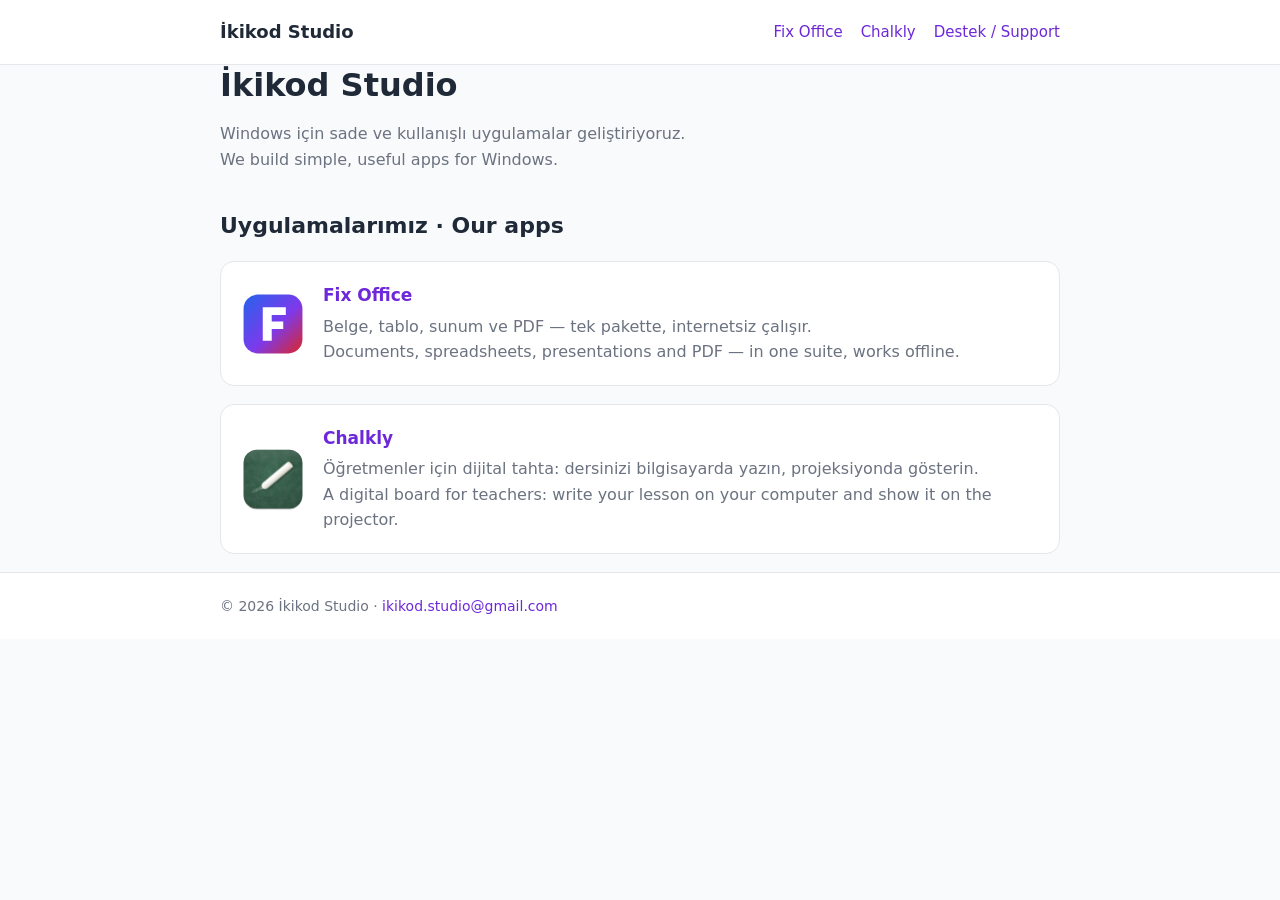
<file: index.html>
<!doctype html>
<html lang="tr">
  <head>
    <meta charset="utf-8" />
    <meta name="viewport" content="width=device-width, initial-scale=1" />
    <title>İkikod Studio</title>
    <meta name="description" content="İkikod Studio — Windows için sade ve kullanışlı uygulamalar. Simple, useful apps for Windows." />
    <link rel="stylesheet" href="/style.css" />
  </head>
  <body>
    <header>
      <div class="wrap">
        <a class="brand" href="/">İkikod Studio</a>
        <nav>
          <a href="/fixoffice/">Fix Office</a>
          <a href="/chalkly/">Chalkly</a>
          <a href="/support.html">Destek / Support</a>
        </nav>
      </div>
    </header>

    <main class="wrap">
      <h1>İkikod Studio</h1>
      <p class="muted">Windows için sade ve kullanışlı uygulamalar geliştiriyoruz.<br />We build simple, useful apps for Windows.</p>

      <h2>Uygulamalarımız · Our apps</h2>
      <div class="card">
        <svg width="64" height="64" viewBox="0 0 100 100" aria-hidden="true">
          <defs>
            <linearGradient id="g" x1="0" y1="0" x2="1" y2="1">
              <stop offset="0" stop-color="#2563eb" />
              <stop offset=".55" stop-color="#7c3aed" />
              <stop offset="1" stop-color="#dc2626" />
            </linearGradient>
          </defs>
          <rect x="4" y="4" width="92" height="92" rx="22" fill="url(#g)" />
          <path d="M34 24 H70 V36 H48 V46 H66 V58 H48 V76 H34 Z" fill="#fff" />
        </svg>
        <div>
          <h3><a href="/fixoffice/">Fix Office</a></h3>
          <div class="muted">Belge, tablo, sunum ve PDF — tek pakette, internetsiz çalışır.<br />Documents, spreadsheets, presentations and PDF — in one suite, works offline.</div>
        </div>
      </div>
      <div class="card">
        <img src="/assets/chalkly-icon.svg" width="64" height="64" alt="" />
        <div>
          <h3><a href="/chalkly/">Chalkly</a></h3>
          <div class="muted">Öğretmenler için dijital tahta: dersinizi bilgisayarda yazın, projeksiyonda gösterin.<br />A digital board for teachers: write your lesson on your computer and show it on the projector.</div>
        </div>
      </div>
    </main>

    <footer>
      <div class="wrap">© 2026 İkikod Studio · <a href="/support.html">ikikod.studio@gmail.com</a></div>
    </footer>
  </body>
</html>
</file>
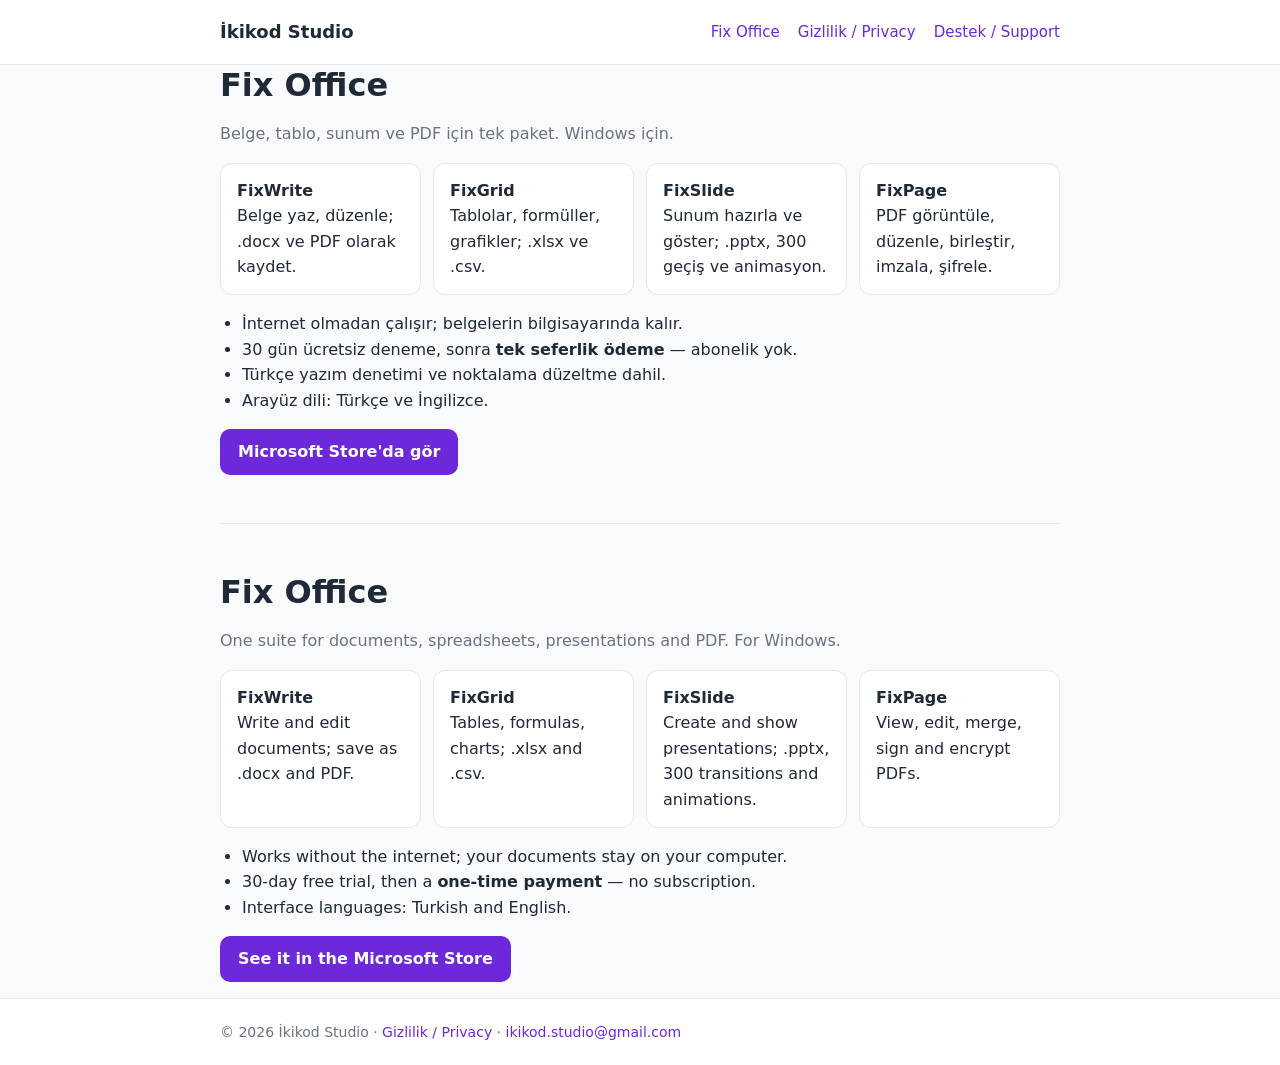
<file: fixoffice/index.html>
<!doctype html>
<html lang="tr">
  <head>
    <meta charset="utf-8" />
    <meta name="viewport" content="width=device-width, initial-scale=1" />
    <title>Fix Office — İkikod Studio</title>
    <meta name="description" content="Fix Office: FixWrite, FixGrid, FixSlide ve FixPage. 30 gün ücretsiz deneme, tek seferlik ödeme." />
    <link rel="stylesheet" href="/style.css" />
  </head>
  <body>
    <header>
      <div class="wrap">
        <a class="brand" href="/">İkikod Studio</a>
        <nav>
          <a href="/fixoffice/">Fix Office</a>
          <a href="/fixoffice/privacy.html">Gizlilik / Privacy</a>
          <a href="/support.html">Destek / Support</a>
        </nav>
      </div>
    </header>

    <main class="wrap">
      <h1>Fix Office</h1>
      <p class="muted">Belge, tablo, sunum ve PDF için tek paket. Windows için.</p>

      <div class="apps">
        <div><b>FixWrite</b>Belge yaz, düzenle; .docx ve PDF olarak kaydet.</div>
        <div><b>FixGrid</b>Tablolar, formüller, grafikler; .xlsx ve .csv.</div>
        <div><b>FixSlide</b>Sunum hazırla ve göster; .pptx, 300 geçiş ve animasyon.</div>
        <div><b>FixPage</b>PDF görüntüle, düzenle, birleştir, imzala, şifrele.</div>
      </div>

      <ul>
        <li>İnternet olmadan çalışır; belgelerin bilgisayarında kalır.</li>
        <li>30 gün ücretsiz deneme, sonra <b>tek seferlik ödeme</b> — abonelik yok.</li>
        <li>Türkçe yazım denetimi ve noktalama düzeltme dahil.</li>
        <li>Arayüz dili: Türkçe ve İngilizce.</li>
      </ul>
      <p><a class="btn" href="https://apps.microsoft.com/detail/9NFH9C01TS1N">Microsoft Store'da gör</a></p>

      <hr />

      <h1 lang="en">Fix Office</h1>
      <p class="muted" lang="en">One suite for documents, spreadsheets, presentations and PDF. For Windows.</p>
      <div class="apps" lang="en">
        <div><b>FixWrite</b>Write and edit documents; save as .docx and PDF.</div>
        <div><b>FixGrid</b>Tables, formulas, charts; .xlsx and .csv.</div>
        <div><b>FixSlide</b>Create and show presentations; .pptx, 300 transitions and animations.</div>
        <div><b>FixPage</b>View, edit, merge, sign and encrypt PDFs.</div>
      </div>
      <ul lang="en">
        <li>Works without the internet; your documents stay on your computer.</li>
        <li>30-day free trial, then a <b>one-time payment</b> — no subscription.</li>
        <li>Interface languages: Turkish and English.</li>
      </ul>
      <p><a class="btn" href="https://apps.microsoft.com/detail/9NFH9C01TS1N">See it in the Microsoft Store</a></p>
    </main>

    <footer>
      <div class="wrap">© 2026 İkikod Studio · <a href="/fixoffice/privacy.html">Gizlilik / Privacy</a> · <a href="/support.html">ikikod.studio@gmail.com</a></div>
    </footer>
  </body>
</html>
</file>
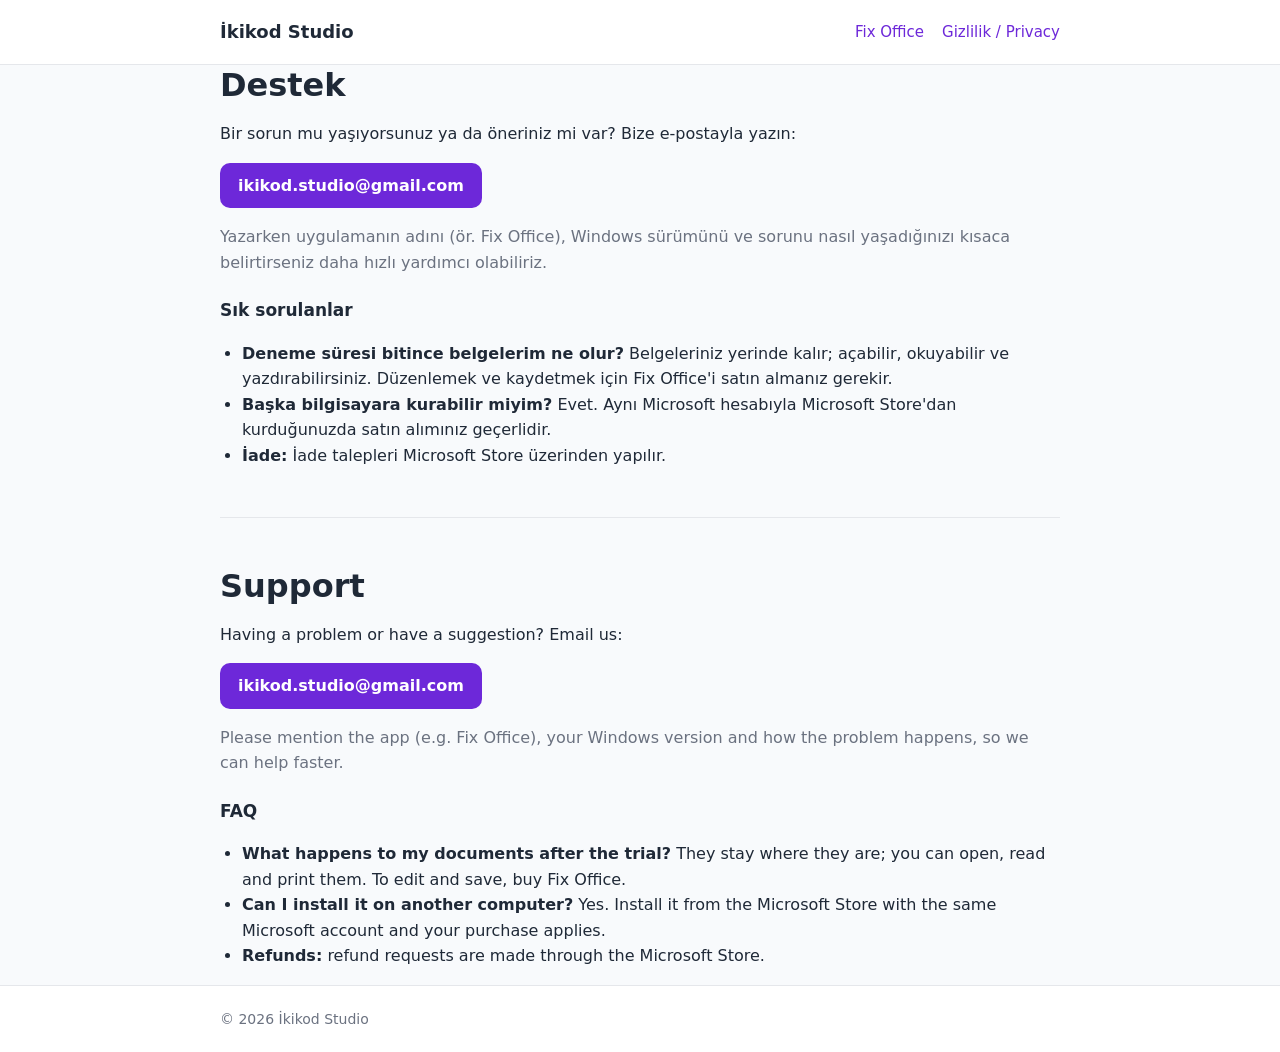
<file: support.html>
<!doctype html>
<html lang="tr">
  <head>
    <meta charset="utf-8" />
    <meta name="viewport" content="width=device-width, initial-scale=1" />
    <title>Destek / Support — İkikod Studio</title>
    <link rel="stylesheet" href="/style.css" />
  </head>
  <body>
    <header>
      <div class="wrap">
        <a class="brand" href="/">İkikod Studio</a>
        <nav>
          <a href="/fixoffice/">Fix Office</a>
          <a href="/fixoffice/privacy.html">Gizlilik / Privacy</a>
        </nav>
      </div>
    </header>

    <main class="wrap">
      <h1>Destek</h1>
      <p>Bir sorun mu yaşıyorsunuz ya da öneriniz mi var? Bize e-postayla yazın:</p>
      <p><a class="btn" href="mailto:ikikod.studio@gmail.com">ikikod.studio@gmail.com</a></p>
      <p class="muted">Yazarken uygulamanın adını (ör. Fix Office), Windows sürümünü ve sorunu nasıl yaşadığınızı kısaca belirtirseniz daha hızlı yardımcı olabiliriz.</p>

      <h3>Sık sorulanlar</h3>
      <ul>
        <li><b>Deneme süresi bitince belgelerim ne olur?</b> Belgeleriniz yerinde kalır; açabilir, okuyabilir ve yazdırabilirsiniz. Düzenlemek ve kaydetmek için Fix Office'i satın almanız gerekir.</li>
        <li><b>Başka bilgisayara kurabilir miyim?</b> Evet. Aynı Microsoft hesabıyla Microsoft Store'dan kurduğunuzda satın alımınız geçerlidir.</li>
        <li><b>İade:</b> İade talepleri Microsoft Store üzerinden yapılır.</li>
      </ul>

      <hr />

      <div lang="en">
        <h1>Support</h1>
        <p>Having a problem or have a suggestion? Email us:</p>
        <p><a class="btn" href="mailto:ikikod.studio@gmail.com">ikikod.studio@gmail.com</a></p>
        <p class="muted">Please mention the app (e.g. Fix Office), your Windows version and how the problem happens, so we can help faster.</p>
        <h3>FAQ</h3>
        <ul>
          <li><b>What happens to my documents after the trial?</b> They stay where they are; you can open, read and print them. To edit and save, buy Fix Office.</li>
          <li><b>Can I install it on another computer?</b> Yes. Install it from the Microsoft Store with the same Microsoft account and your purchase applies.</li>
          <li><b>Refunds:</b> refund requests are made through the Microsoft Store.</li>
        </ul>
      </div>
    </main>

    <footer>
      <div class="wrap">© 2026 İkikod Studio</div>
    </footer>
  </body>
</html>
</file>
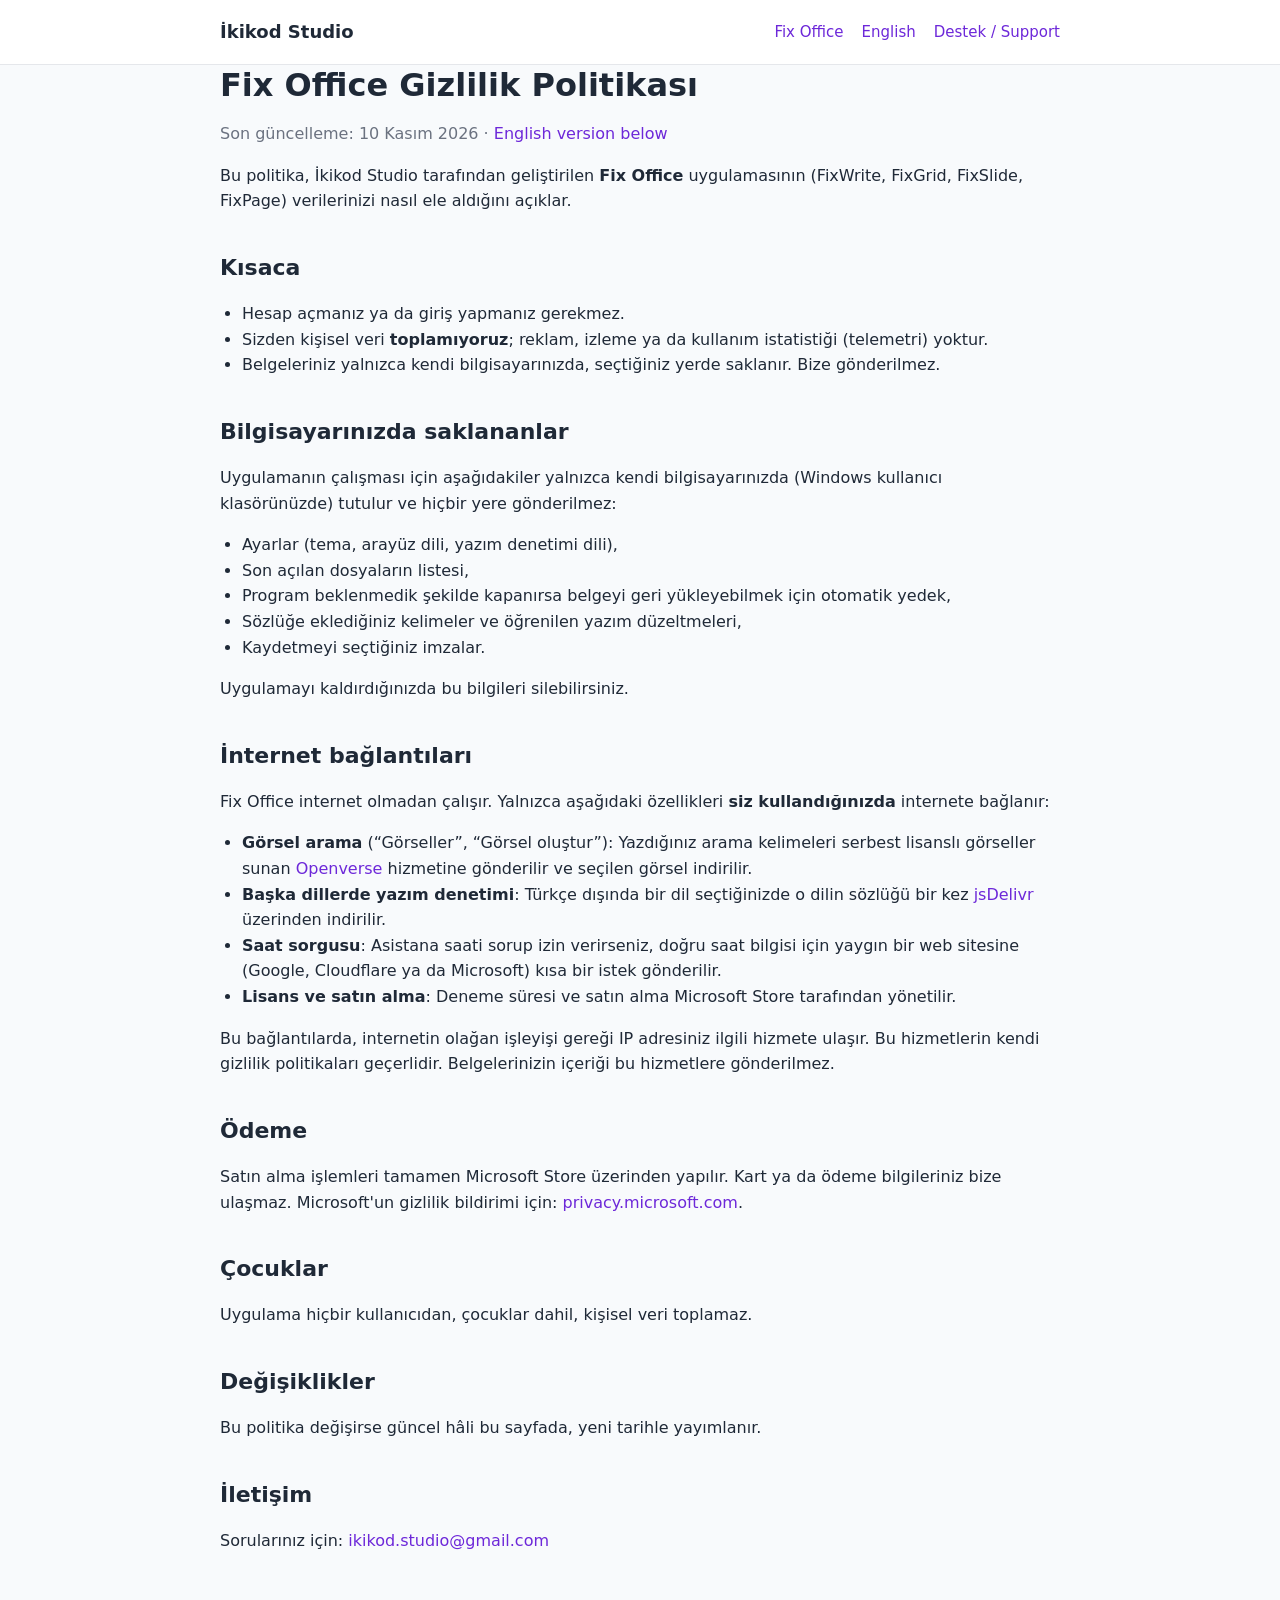
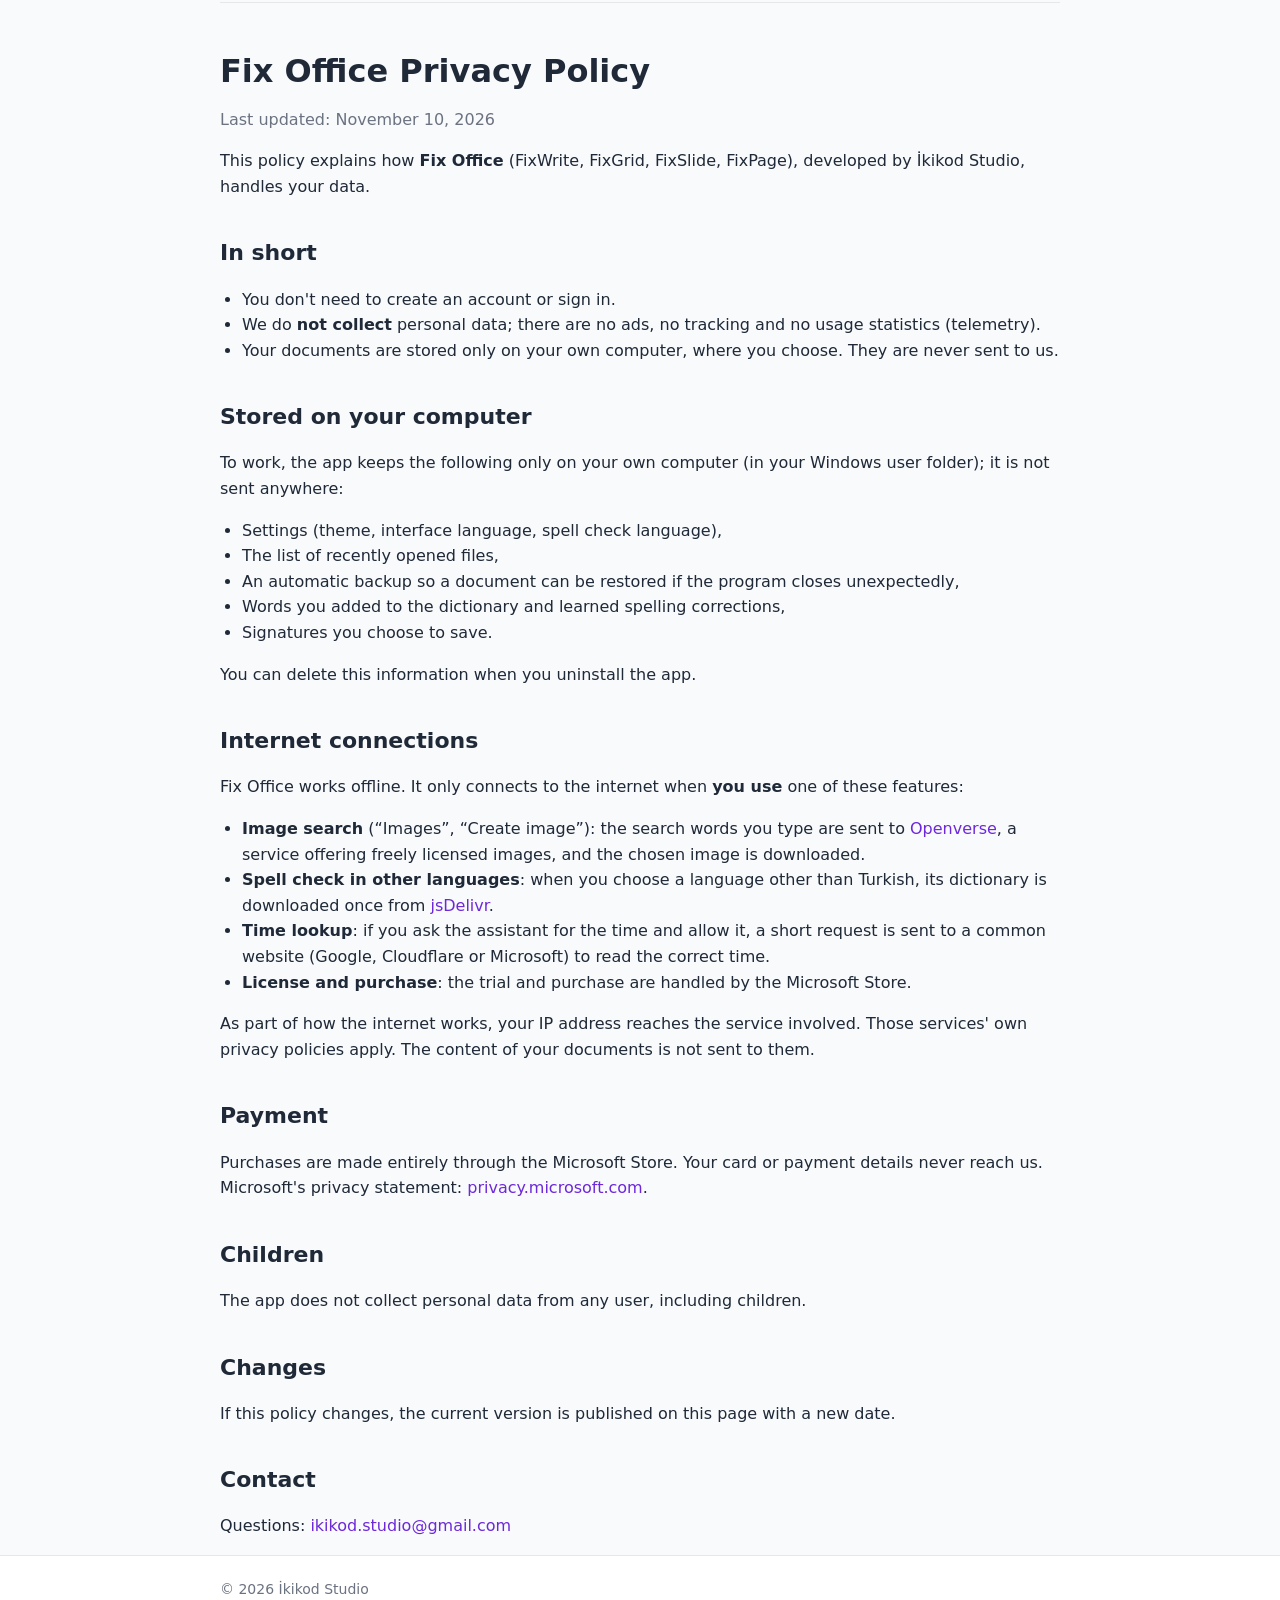
<file: fixoffice/privacy.html>
<!doctype html>
<html lang="tr">
  <head>
    <meta charset="utf-8" />
    <meta name="viewport" content="width=device-width, initial-scale=1" />
    <title>Fix Office — Gizlilik Politikası / Privacy Policy</title>
    <link rel="stylesheet" href="/style.css" />
  </head>
  <body>
    <header>
      <div class="wrap">
        <a class="brand" href="/">İkikod Studio</a>
        <nav>
          <a href="/fixoffice/">Fix Office</a>
          <a href="#en">English</a>
          <a href="/support.html">Destek / Support</a>
        </nav>
      </div>
    </header>

    <main class="wrap">
      <h1>Fix Office Gizlilik Politikası</h1>
      <p class="muted">Son güncelleme: 10 Kasım 2026 · <a href="#en">English version below</a></p>

      <p>Bu politika, İkikod Studio tarafından geliştirilen <b>Fix Office</b> uygulamasının (FixWrite, FixGrid, FixSlide, FixPage) verilerinizi nasıl ele aldığını açıklar.</p>

      <h2>Kısaca</h2>
      <ul>
        <li>Hesap açmanız ya da giriş yapmanız gerekmez.</li>
        <li>Sizden kişisel veri <b>toplamıyoruz</b>; reklam, izleme ya da kullanım istatistiği (telemetri) yoktur.</li>
        <li>Belgeleriniz yalnızca kendi bilgisayarınızda, seçtiğiniz yerde saklanır. Bize gönderilmez.</li>
      </ul>

      <h2>Bilgisayarınızda saklananlar</h2>
      <p>Uygulamanın çalışması için aşağıdakiler yalnızca kendi bilgisayarınızda (Windows kullanıcı klasörünüzde) tutulur ve hiçbir yere gönderilmez:</p>
      <ul>
        <li>Ayarlar (tema, arayüz dili, yazım denetimi dili),</li>
        <li>Son açılan dosyaların listesi,</li>
        <li>Program beklenmedik şekilde kapanırsa belgeyi geri yükleyebilmek için otomatik yedek,</li>
        <li>Sözlüğe eklediğiniz kelimeler ve öğrenilen yazım düzeltmeleri,</li>
        <li>Kaydetmeyi seçtiğiniz imzalar.</li>
      </ul>
      <p>Uygulamayı kaldırdığınızda bu bilgileri silebilirsiniz.</p>

      <h2>İnternet bağlantıları</h2>
      <p>Fix Office internet olmadan çalışır. Yalnızca aşağıdaki özellikleri <b>siz kullandığınızda</b> internete bağlanır:</p>
      <ul>
        <li><b>Görsel arama</b> (“Görseller”, “Görsel oluştur”): Yazdığınız arama kelimeleri serbest lisanslı görseller sunan <a href="https://openverse.org">Openverse</a> hizmetine gönderilir ve seçilen görsel indirilir.</li>
        <li><b>Başka dillerde yazım denetimi</b>: Türkçe dışında bir dil seçtiğinizde o dilin sözlüğü bir kez <a href="https://www.jsdelivr.com">jsDelivr</a> üzerinden indirilir.</li>
        <li><b>Saat sorgusu</b>: Asistana saati sorup izin verirseniz, doğru saat bilgisi için yaygın bir web sitesine (Google, Cloudflare ya da Microsoft) kısa bir istek gönderilir.</li>
        <li><b>Lisans ve satın alma</b>: Deneme süresi ve satın alma Microsoft Store tarafından yönetilir.</li>
      </ul>
      <p>Bu bağlantılarda, internetin olağan işleyişi gereği IP adresiniz ilgili hizmete ulaşır. Bu hizmetlerin kendi gizlilik politikaları geçerlidir. Belgelerinizin içeriği bu hizmetlere gönderilmez.</p>

      <h2>Ödeme</h2>
      <p>Satın alma işlemleri tamamen Microsoft Store üzerinden yapılır. Kart ya da ödeme bilgileriniz bize ulaşmaz. Microsoft'un gizlilik bildirimi için: <a href="https://privacy.microsoft.com">privacy.microsoft.com</a>.</p>

      <h2>Çocuklar</h2>
      <p>Uygulama hiçbir kullanıcıdan, çocuklar dahil, kişisel veri toplamaz.</p>

      <h2>Değişiklikler</h2>
      <p>Bu politika değişirse güncel hâli bu sayfada, yeni tarihle yayımlanır.</p>

      <h2>İletişim</h2>
      <p>Sorularınız için: <a href="mailto:ikikod.studio@gmail.com">ikikod.studio@gmail.com</a></p>

      <hr id="en" />

      <div lang="en">
        <h1>Fix Office Privacy Policy</h1>
        <p class="muted">Last updated: November 10, 2026</p>

        <p>This policy explains how <b>Fix Office</b> (FixWrite, FixGrid, FixSlide, FixPage), developed by İkikod Studio, handles your data.</p>

        <h2>In short</h2>
        <ul>
          <li>You don't need to create an account or sign in.</li>
          <li>We do <b>not collect</b> personal data; there are no ads, no tracking and no usage statistics (telemetry).</li>
          <li>Your documents are stored only on your own computer, where you choose. They are never sent to us.</li>
        </ul>

        <h2>Stored on your computer</h2>
        <p>To work, the app keeps the following only on your own computer (in your Windows user folder); it is not sent anywhere:</p>
        <ul>
          <li>Settings (theme, interface language, spell check language),</li>
          <li>The list of recently opened files,</li>
          <li>An automatic backup so a document can be restored if the program closes unexpectedly,</li>
          <li>Words you added to the dictionary and learned spelling corrections,</li>
          <li>Signatures you choose to save.</li>
        </ul>
        <p>You can delete this information when you uninstall the app.</p>

        <h2>Internet connections</h2>
        <p>Fix Office works offline. It only connects to the internet when <b>you use</b> one of these features:</p>
        <ul>
          <li><b>Image search</b> (“Images”, “Create image”): the search words you type are sent to <a href="https://openverse.org">Openverse</a>, a service offering freely licensed images, and the chosen image is downloaded.</li>
          <li><b>Spell check in other languages</b>: when you choose a language other than Turkish, its dictionary is downloaded once from <a href="https://www.jsdelivr.com">jsDelivr</a>.</li>
          <li><b>Time lookup</b>: if you ask the assistant for the time and allow it, a short request is sent to a common website (Google, Cloudflare or Microsoft) to read the correct time.</li>
          <li><b>License and purchase</b>: the trial and purchase are handled by the Microsoft Store.</li>
        </ul>
        <p>As part of how the internet works, your IP address reaches the service involved. Those services' own privacy policies apply. The content of your documents is not sent to them.</p>

        <h2>Payment</h2>
        <p>Purchases are made entirely through the Microsoft Store. Your card or payment details never reach us. Microsoft's privacy statement: <a href="https://privacy.microsoft.com">privacy.microsoft.com</a>.</p>

        <h2>Children</h2>
        <p>The app does not collect personal data from any user, including children.</p>

        <h2>Changes</h2>
        <p>If this policy changes, the current version is published on this page with a new date.</p>

        <h2>Contact</h2>
        <p>Questions: <a href="mailto:ikikod.studio@gmail.com">ikikod.studio@gmail.com</a></p>
      </div>
    </main>

    <footer>
      <div class="wrap">© 2026 İkikod Studio</div>
    </footer>
  </body>
</html>
</file>
<file: style.css>
:root {
  --text: #1f2937;
  --muted: #6b7280;
  --border: #e5e7eb;
  --bg: #f8fafc;
  --accent: #6d28d9;
}
* {
  box-sizing: border-box;
}
body {
  margin: 0;
  font-family: 'Segoe UI', system-ui, -apple-system, Roboto, Arial, sans-serif;
  color: var(--text);
  background: var(--bg);
  line-height: 1.6;
}
header {
  background: #fff;
  border-bottom: 1px solid var(--border);
}
.wrap {
  max-width: 880px;
  margin: 0 auto;
  padding: 0 20px;
}
header .wrap {
  display: flex;
  align-items: center;
  gap: 14px;
  height: 64px;
}
.brand {
  display: flex;
  align-items: center;
  gap: 10px;
  font-weight: 700;
  font-size: 18px;
  color: var(--text);
  text-decoration: none;
}
nav {
  margin-left: auto;
  display: flex;
  gap: 18px;
  font-size: 15px;
}
nav a,
a {
  color: var(--accent);
  text-decoration: none;
}
a:hover {
  text-decoration: underline;
}
main {
  padding: 36px 0 60px;
}
h1 {
  font-size: 32px;
  line-height: 1.25;
  margin: 0 0 8px;
}
h2 {
  font-size: 22px;
  margin: 36px 0 10px;
}
h3 {
  font-size: 17px;
  margin: 22px 0 6px;
}
.muted {
  color: var(--muted);
}
.card {
  display: flex;
  gap: 18px;
  align-items: center;
  padding: 20px;
  margin: 18px 0;
  background: #fff;
  border: 1px solid var(--border);
  border-radius: 14px;
}
.card h3 {
  margin: 0 0 4px;
}
.apps {
  display: grid;
  grid-template-columns: repeat(auto-fit, minmax(190px, 1fr));
  gap: 12px;
  margin: 16px 0;
}
.apps div {
  padding: 14px 16px;
  background: #fff;
  border: 1px solid var(--border);
  border-radius: 12px;
}
.apps b {
  display: block;
}
.btn {
  display: inline-block;
  padding: 10px 18px;
  border-radius: 10px;
  background: var(--accent);
  color: #fff;
  font-weight: 600;
}
.btn:hover {
  text-decoration: none;
  opacity: 0.92;
}
.lang {
  font-size: 14px;
  color: var(--muted);
}
hr {
  border: none;
  border-top: 1px solid var(--border);
  margin: 48px 0;
}
ul {
  padding-left: 22px;
}
footer {
  border-top: 1px solid var(--border);
  padding: 22px 0;
  font-size: 14px;
  color: var(--muted);
  background: #fff;
}
</file>
